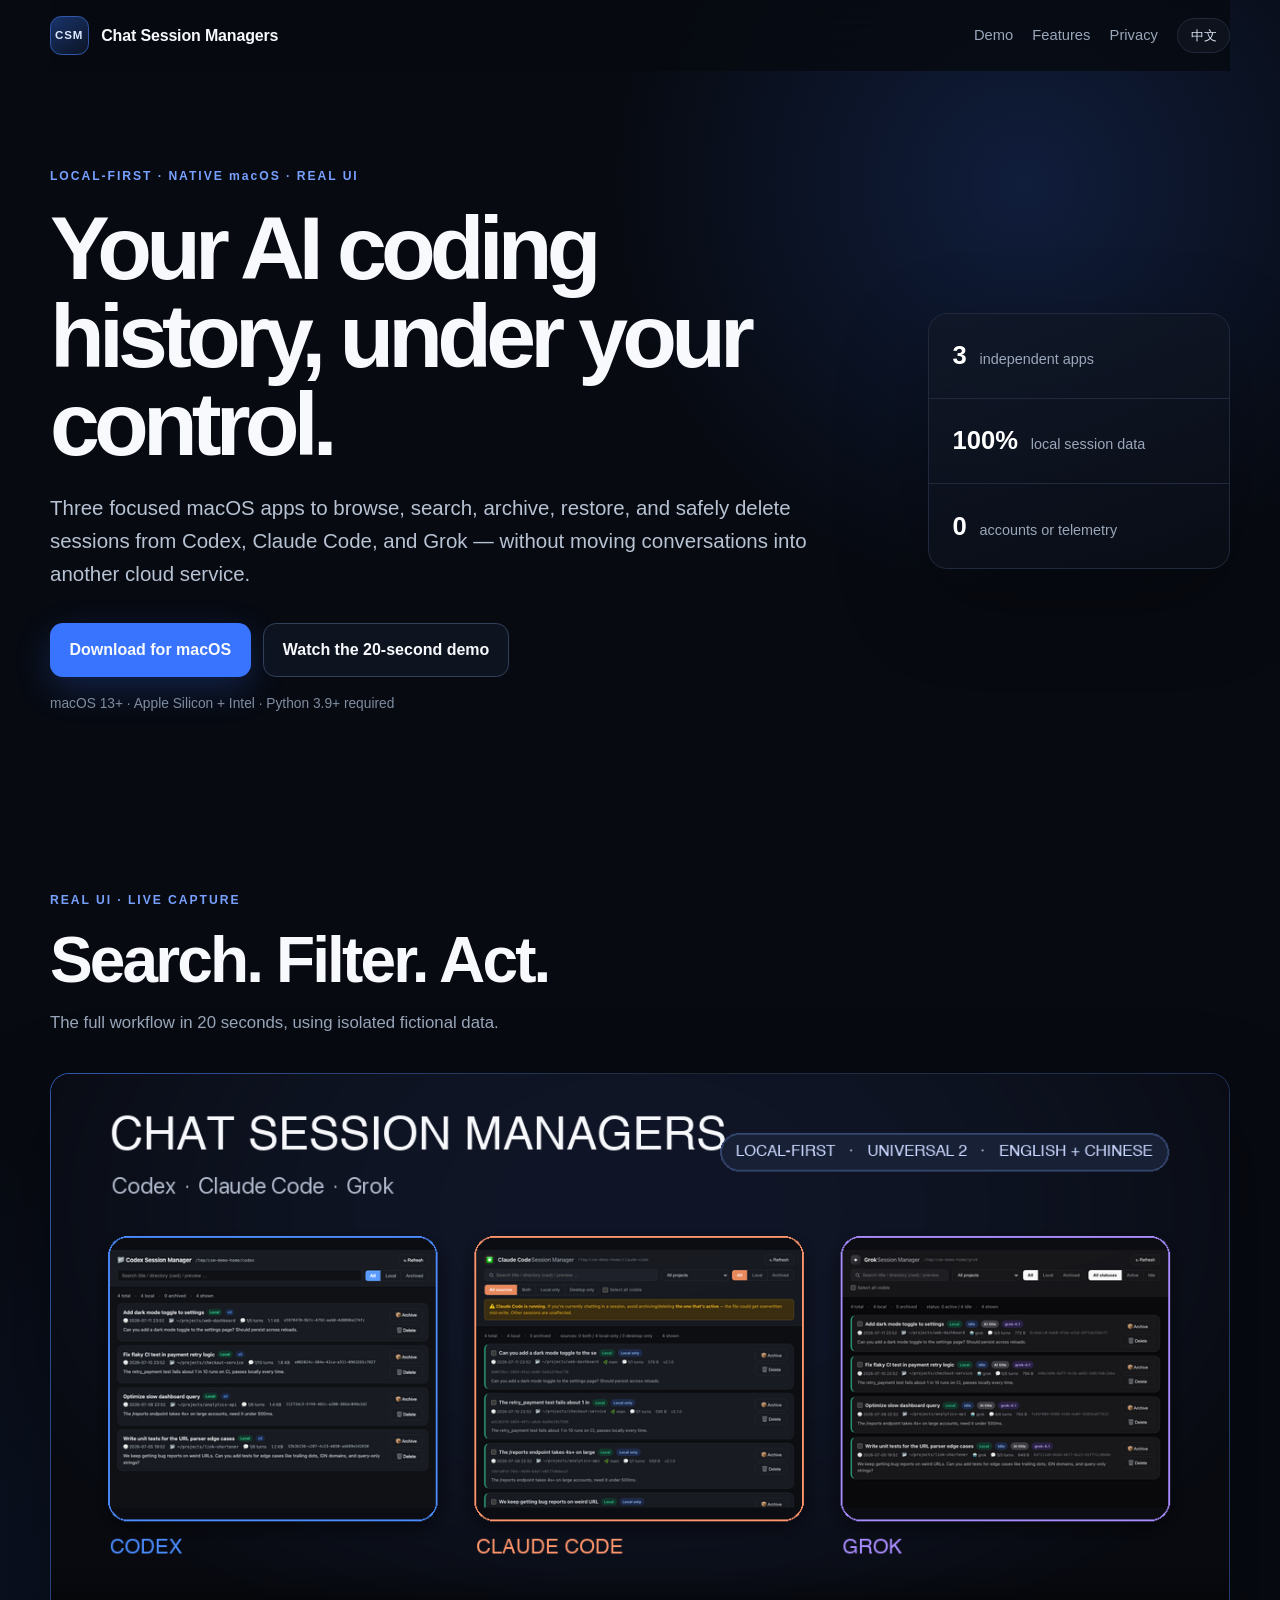
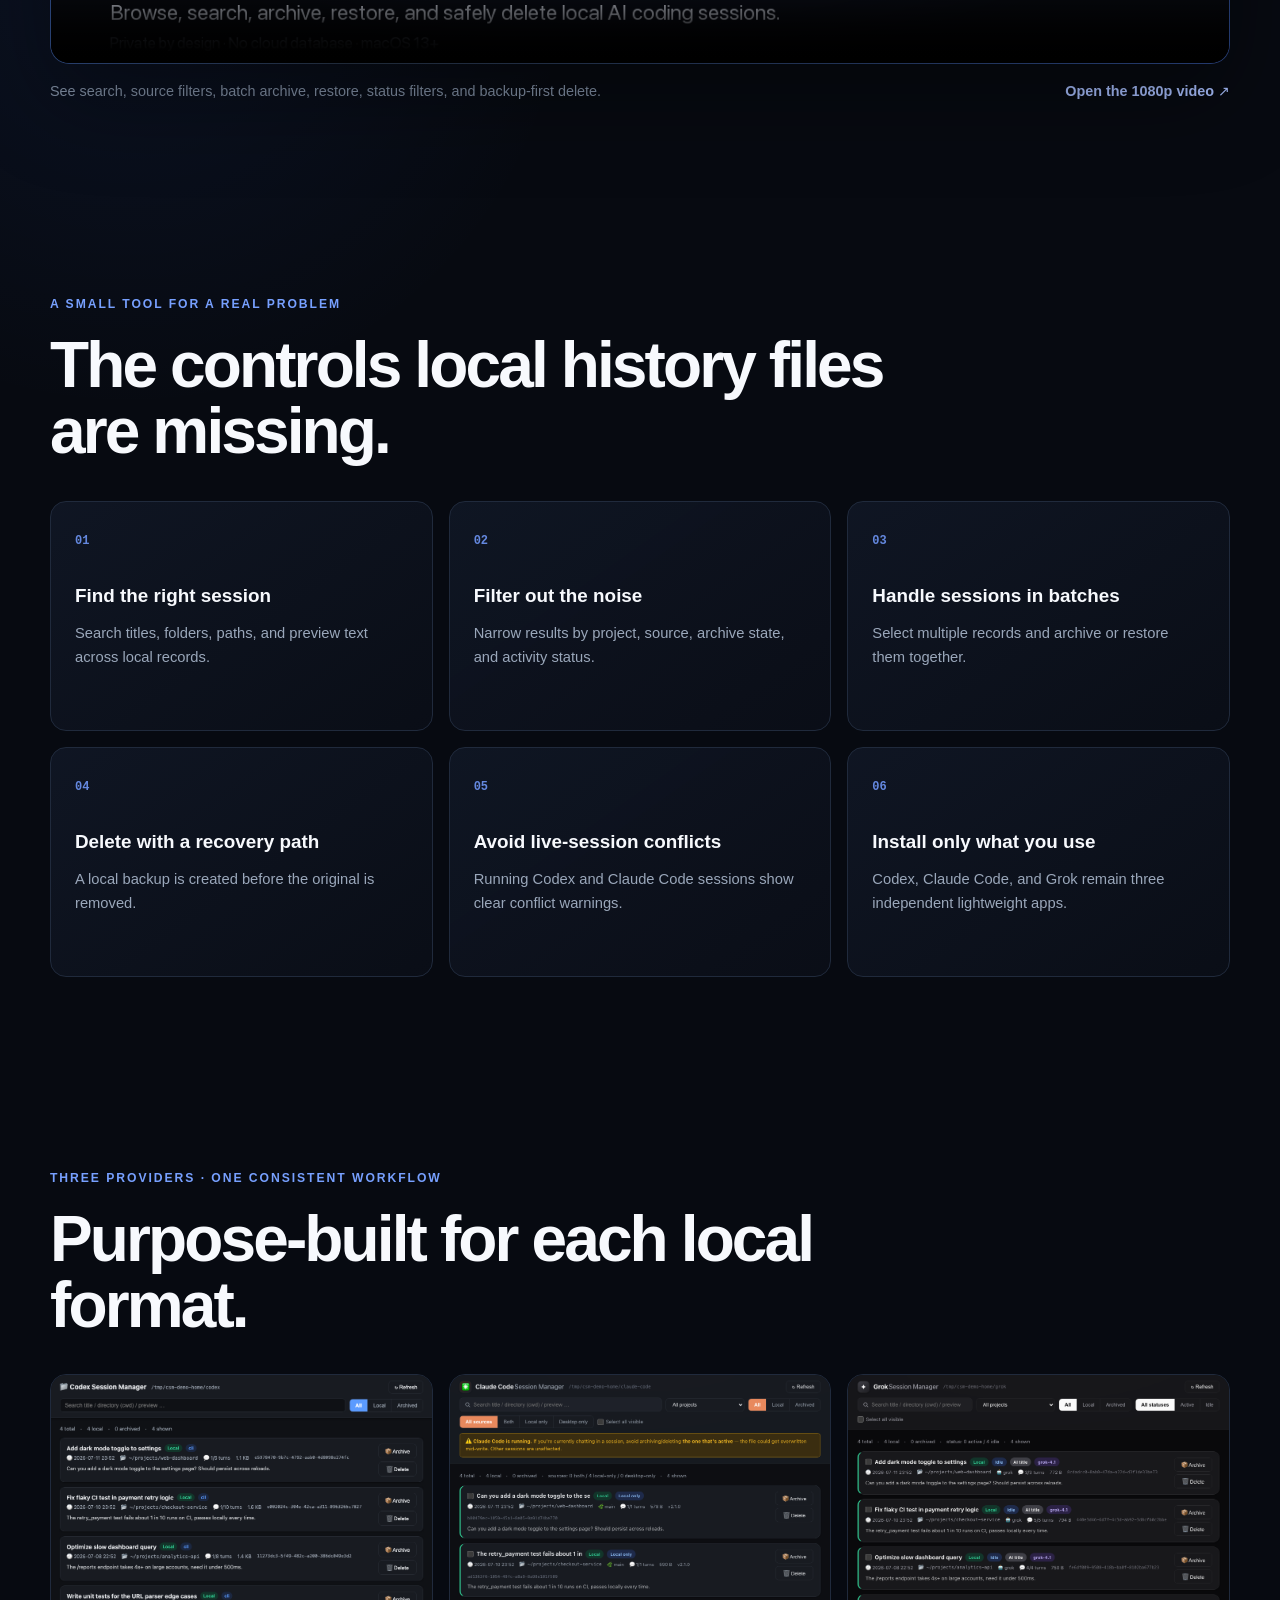
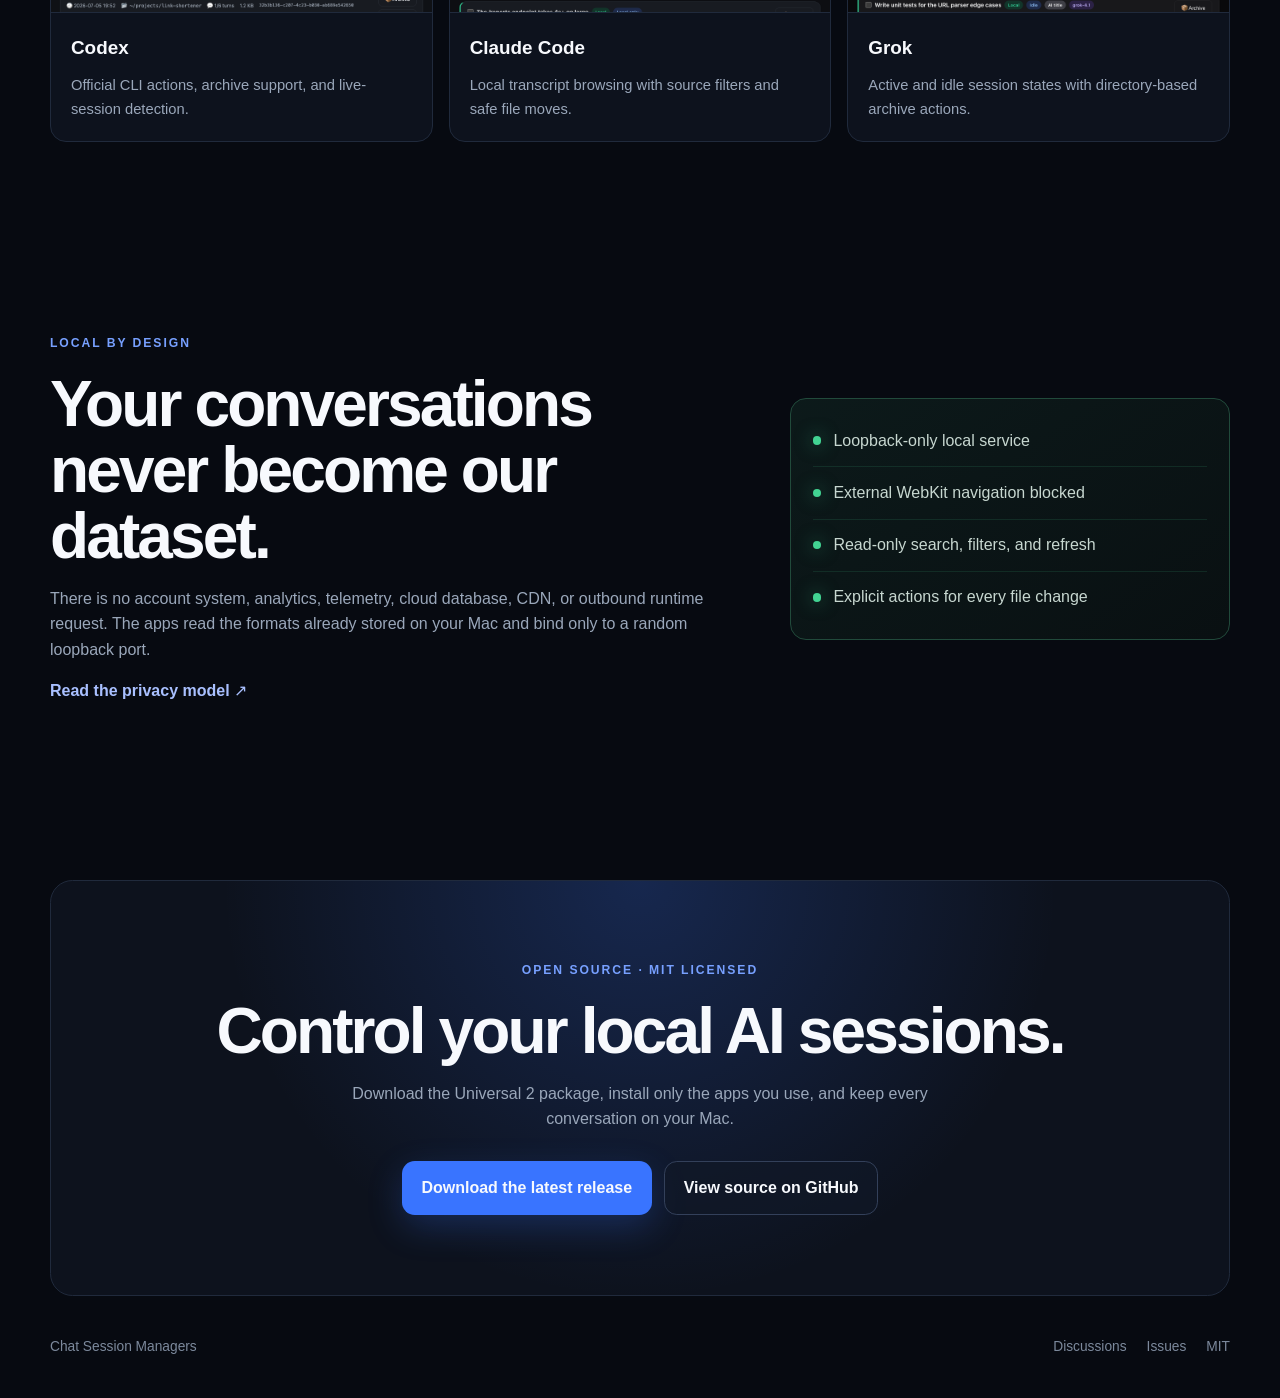
<file: docs/index.html>
<!doctype html>
<html lang="en">
<head>
  <meta charset="utf-8">
  <meta name="viewport" content="width=device-width, initial-scale=1">
  <title>Chat Session Managers — Local history for Codex, Claude Code &amp; Grok</title>
  <meta name="description" content="Search, filter, archive, restore, and safely delete local Codex, Claude Code, and Grok sessions on macOS.">
  <meta name="theme-color" content="#070a11">
  <link rel="canonical" href="https://czxxxczx73-cell.github.io/chat-session-managers/">
  <meta property="og:type" content="website">
  <meta property="og:title" content="Chat Session Managers">
  <meta property="og:description" content="Local-first macOS apps for Codex, Claude Code, and Grok session history.">
  <meta property="og:url" content="https://czxxxczx73-cell.github.io/chat-session-managers/">
  <meta property="og:image" content="https://czxxxczx73-cell.github.io/chat-session-managers/social-preview.png">
  <meta name="twitter:card" content="summary_large_image">
  <meta name="twitter:title" content="Chat Session Managers">
  <meta name="twitter:description" content="Search. Filter. Act. Keep your local AI coding history under your control.">
  <meta name="twitter:image" content="https://czxxxczx73-cell.github.io/chat-session-managers/social-preview.png">
  <link rel="stylesheet" href="./site.css">
  <script src="./site.js" defer></script>
</head>
<body>
  <a class="skip-link" href="#main" data-en="Skip to content" data-zh="跳到正文">Skip to content</a>

  <header class="site-header">
    <a class="brand" href="https://github.com/czxxxczx73-cell/chat-session-managers" aria-label="Chat Session Managers on GitHub">
      <span class="brand-mark">CSM</span>
      <span>Chat Session Managers</span>
    </a>
    <nav aria-label="Primary navigation">
      <a href="#demo" data-en="Demo" data-zh="演示">Demo</a>
      <a href="#features" data-en="Features" data-zh="功能">Features</a>
      <a href="#privacy" data-en="Privacy" data-zh="隐私">Privacy</a>
      <button id="language-toggle" class="language-toggle" type="button" aria-label="切换为中文">中文</button>
    </nav>
  </header>

  <main id="main">
    <section class="hero section-shell">
      <div class="hero-copy">
        <p class="eyebrow" data-en="LOCAL-FIRST · NATIVE macOS · REAL UI" data-zh="本地优先 · 原生 macOS · 真实界面">LOCAL-FIRST · NATIVE macOS · REAL UI</p>
        <h1 data-en="Your AI coding history, under your control." data-zh="你的 AI 编程历史，由你掌控。">Your AI coding history, under your control.</h1>
        <p class="hero-lede" data-en="Three focused macOS apps to browse, search, archive, restore, and safely delete sessions from Codex, Claude Code, and Grok — without moving conversations into another cloud service." data-zh="三款专门的 macOS App，用来浏览、搜索、归档、恢复和安全删除 Codex、Claude Code 与 Grok 会话，不把对话转移到另一个云服务。">Three focused macOS apps to browse, search, archive, restore, and safely delete sessions from Codex, Claude Code, and Grok — without moving conversations into another cloud service.</p>
        <div class="hero-actions">
          <a class="button button-primary" href="https://github.com/czxxxczx73-cell/chat-session-managers/releases/latest" data-en="Download for macOS" data-zh="下载 macOS 版本">Download for macOS</a>
          <a class="button button-secondary" href="#demo" data-en="Watch the 20-second demo" data-zh="观看 20 秒演示">Watch the 20-second demo</a>
        </div>
        <p class="requirement" data-en="macOS 13+ · Apple Silicon + Intel · Python 3.9+ required" data-zh="需要 macOS 13+ · 支持 Apple 芯片与 Intel · 需要 Python 3.9+">macOS 13+ · Apple Silicon + Intel · Python 3.9+ required</p>
      </div>
      <div class="hero-proof" aria-label="Project highlights">
        <div><strong>3</strong><span data-en="independent apps" data-zh="款独立 App">independent apps</span></div>
        <div><strong>100%</strong><span data-en="local session data" data-zh="会话数据留在本机">local session data</span></div>
        <div><strong>0</strong><span data-en="accounts or telemetry" data-zh="账户或遥测">accounts or telemetry</span></div>
      </div>
    </section>

    <section id="demo" class="section-shell demo-section">
      <div class="section-heading">
        <p class="eyebrow" data-en="REAL UI · LIVE CAPTURE" data-zh="真实界面 · 实际操作">REAL UI · LIVE CAPTURE</p>
        <h2 data-en="Search. Filter. Act." data-zh="搜索、筛选、执行。">Search. Filter. Act.</h2>
        <p data-en="The full workflow in 20 seconds, using isolated fictional data." data-zh="20 秒看完整流程，全部使用隔离的虚构数据。">The full workflow in 20 seconds, using isolated fictional data.</p>
      </div>
      <div class="video-frame">
        <video controls autoplay muted loop playsinline preload="metadata" poster="./social-preview.png" aria-label="Chat Session Managers live UI demo">
          <source src="https://github.com/czxxxczx73-cell/chat-session-managers/releases/download/v2.0.1/chat-session-managers-demo-v2.mp4" type="video/mp4">
          <span data-en="Your browser cannot play the video." data-zh="你的浏览器无法播放该视频。">Your browser cannot play the video.</span>
        </video>
      </div>
      <div class="demo-links">
        <span data-en="See search, source filters, batch archive, restore, status filters, and backup-first delete." data-zh="展示搜索、来源筛选、批量归档、恢复、状态筛选和先备份后删除。">See search, source filters, batch archive, restore, status filters, and backup-first delete.</span>
        <a href="https://github.com/czxxxczx73-cell/chat-session-managers/releases/download/v2.0.1/chat-session-managers-demo-v2.mp4" data-en="Open the 1080p video ↗" data-zh="打开 1080p 视频 ↗">Open the 1080p video ↗</a>
      </div>
    </section>

    <section id="features" class="section-shell feature-section">
      <div class="section-heading compact">
        <p class="eyebrow" data-en="A SMALL TOOL FOR A REAL PROBLEM" data-zh="小工具，解决真实问题">A SMALL TOOL FOR A REAL PROBLEM</p>
        <h2 data-en="The controls local history files are missing." data-zh="补上本地历史文件缺少的操作界面。">The controls local history files are missing.</h2>
      </div>
      <div class="feature-grid">
        <article><span>01</span><h3 data-en="Find the right session" data-zh="找到需要的会话">Find the right session</h3><p data-en="Search titles, folders, paths, and preview text across local records." data-zh="在本地记录中搜索标题、目录、路径和预览内容。">Search titles, folders, paths, and preview text across local records.</p></article>
        <article><span>02</span><h3 data-en="Filter out the noise" data-zh="筛掉无关内容">Filter out the noise</h3><p data-en="Narrow results by project, source, archive state, and activity status." data-zh="按工程、来源、归档状态和活动状态缩小范围。">Narrow results by project, source, archive state, and activity status.</p></article>
        <article><span>03</span><h3 data-en="Handle sessions in batches" data-zh="批量处理会话">Handle sessions in batches</h3><p data-en="Select multiple records and archive or restore them together." data-zh="多选记录并统一归档或恢复。">Select multiple records and archive or restore them together.</p></article>
        <article><span>04</span><h3 data-en="Delete with a recovery path" data-zh="删除也保留恢复路径">Delete with a recovery path</h3><p data-en="A local backup is created before the original is removed." data-zh="删除原始记录前，先创建本地备份。">A local backup is created before the original is removed.</p></article>
        <article><span>05</span><h3 data-en="Avoid live-session conflicts" data-zh="避免运行中会话冲突">Avoid live-session conflicts</h3><p data-en="Running Codex and Claude Code sessions show clear conflict warnings." data-zh="正在运行的 Codex 与 Claude Code 会话会显示明确的冲突提示。">Running Codex and Claude Code sessions show clear conflict warnings.</p></article>
        <article><span>06</span><h3 data-en="Install only what you use" data-zh="只安装你需要的">Install only what you use</h3><p data-en="Codex, Claude Code, and Grok remain three independent lightweight apps." data-zh="Codex、Claude Code 和 Grok 保持为三款独立轻量 App。">Codex, Claude Code, and Grok remain three independent lightweight apps.</p></article>
      </div>
    </section>

    <section class="section-shell provider-section">
      <div class="section-heading compact">
        <p class="eyebrow" data-en="THREE PROVIDERS · ONE CONSISTENT WORKFLOW" data-zh="三种工具 · 一套一致流程">THREE PROVIDERS · ONE CONSISTENT WORKFLOW</p>
        <h2 data-en="Purpose-built for each local format." data-zh="针对每种本地格式分别适配。">Purpose-built for each local format.</h2>
      </div>
      <div class="provider-grid">
        <article><img src="./screenshots/en/codex.png" data-en-src="./screenshots/en/codex.png" data-zh-src="./screenshots/zh/codex.png" data-en-alt="Codex Session Manager" data-zh-alt="Codex 对话管理器" alt="Codex Session Manager" loading="lazy"><div><h3>Codex</h3><p data-en="Official CLI actions, archive support, and live-session detection." data-zh="通过官方 CLI 执行操作，支持归档和运行中会话检测。">Official CLI actions, archive support, and live-session detection.</p></div></article>
        <article><img src="./screenshots/en/claude-code.png" data-en-src="./screenshots/en/claude-code.png" data-zh-src="./screenshots/zh/claude-code.png" data-en-alt="Claude Code Session Manager" data-zh-alt="Claude Code 对话管理器" alt="Claude Code Session Manager" loading="lazy"><div><h3>Claude Code</h3><p data-en="Local transcript browsing with source filters and safe file moves." data-zh="浏览本地 transcript，支持来源筛选和安全文件移动。">Local transcript browsing with source filters and safe file moves.</p></div></article>
        <article><img src="./screenshots/en/grok.png" data-en-src="./screenshots/en/grok.png" data-zh-src="./screenshots/zh/grok.png" data-en-alt="Grok Session Manager" data-zh-alt="Grok 对话管理器" alt="Grok Session Manager" loading="lazy"><div><h3>Grok</h3><p data-en="Active and idle session states with directory-based archive actions." data-zh="区分活跃与空闲会话，并通过目录操作完成归档。">Active and idle session states with directory-based archive actions.</p></div></article>
      </div>
    </section>

    <section id="privacy" class="section-shell privacy-section">
      <div>
        <p class="eyebrow" data-en="LOCAL BY DESIGN" data-zh="从设计上坚持本地">LOCAL BY DESIGN</p>
        <h2 data-en="Your conversations never become our dataset." data-zh="你的对话不会变成我们的数据集。">Your conversations never become our dataset.</h2>
        <p data-en="There is no account system, analytics, telemetry, cloud database, CDN, or outbound runtime request. The apps read the formats already stored on your Mac and bind only to a random loopback port." data-zh="没有账户系统、分析、遥测、云端数据库、CDN 或外部运行时请求。App 直接读取 Mac 已保存的格式，并且只监听随机本机回环端口。">There is no account system, analytics, telemetry, cloud database, CDN, or outbound runtime request. The apps read the formats already stored on your Mac and bind only to a random loopback port.</p>
        <a class="text-link" href="https://github.com/czxxxczx73-cell/chat-session-managers/blob/main/PRIVACY.md" data-en="Read the privacy model ↗" data-zh="查看隐私模型 ↗">Read the privacy model ↗</a>
      </div>
      <div class="privacy-card" aria-label="Privacy guarantees">
        <p><span class="status-dot"></span><span data-en="Loopback-only local service" data-zh="仅限本机回环服务">Loopback-only local service</span></p>
        <p><span class="status-dot"></span><span data-en="External WebKit navigation blocked" data-zh="阻止 WebKit 外部跳转">External WebKit navigation blocked</span></p>
        <p><span class="status-dot"></span><span data-en="Read-only search, filters, and refresh" data-zh="搜索、筛选和刷新均为只读">Read-only search, filters, and refresh</span></p>
        <p><span class="status-dot"></span><span data-en="Explicit actions for every file change" data-zh="每次文件修改都需要显式操作">Explicit actions for every file change</span></p>
      </div>
    </section>

    <section class="section-shell final-cta">
      <p class="eyebrow" data-en="OPEN SOURCE · MIT LICENSED" data-zh="开源 · MIT 许可证">OPEN SOURCE · MIT LICENSED</p>
      <h2 data-en="Control your local AI sessions." data-zh="管理你的本地 AI 会话。">Control your local AI sessions.</h2>
      <p data-en="Download the Universal 2 package, install only the apps you use, and keep every conversation on your Mac." data-zh="下载 Universal 2 安装包，只安装你使用的 App，并让全部对话留在 Mac 上。">Download the Universal 2 package, install only the apps you use, and keep every conversation on your Mac.</p>
      <div class="hero-actions centered">
        <a class="button button-primary" href="https://github.com/czxxxczx73-cell/chat-session-managers/releases/latest" data-en="Download the latest release" data-zh="下载最新版本">Download the latest release</a>
        <a class="button button-secondary" href="https://github.com/czxxxczx73-cell/chat-session-managers" data-en="View source on GitHub" data-zh="在 GitHub 查看源码">View source on GitHub</a>
      </div>
    </section>
  </main>

  <footer class="site-footer section-shell">
    <span>Chat Session Managers</span>
    <div><a href="https://github.com/czxxxczx73-cell/chat-session-managers/discussions" data-en="Discussions" data-zh="讨论区">Discussions</a><a href="https://github.com/czxxxczx73-cell/chat-session-managers/issues" data-en="Issues" data-zh="问题">Issues</a><a href="https://github.com/czxxxczx73-cell/chat-session-managers/blob/main/LICENSE">MIT</a></div>
  </footer>
</body>
</html>
</file>
<file: docs/site.css>
:root {
  color-scheme: dark;
  --bg: #070a11;
  --surface: #0d121d;
  --surface-2: #111827;
  --line: #202a3c;
  --text: #f7f9fd;
  --muted: #9aa7ba;
  --blue: #3974ff;
  --blue-2: #77a0ff;
  --green: #42d392;
  --max: 1180px;
  font-family: Inter, ui-sans-serif, -apple-system, BlinkMacSystemFont, "Segoe UI", sans-serif;
  font-synthesis: none;
}

* { box-sizing: border-box; }
html { scroll-behavior: smooth; }
body {
  margin: 0;
  background:
    radial-gradient(circle at 80% 4%, rgba(57, 116, 255, .18), transparent 26rem),
    radial-gradient(circle at 10% 34%, rgba(57, 116, 255, .08), transparent 28rem),
    var(--bg);
  color: var(--text);
  line-height: 1.6;
}

a { color: inherit; text-decoration: none; }
button, a { -webkit-tap-highlight-color: transparent; }
a:focus-visible, button:focus-visible, video:focus-visible { outline: 3px solid var(--blue-2); outline-offset: 4px; }
.skip-link { position: fixed; top: -5rem; left: 1rem; z-index: 10; padding: .75rem 1rem; border-radius: .6rem; background: #fff; color: #000; }
.skip-link:focus { top: 1rem; }

.site-header {
  position: sticky;
  top: 0;
  z-index: 5;
  display: flex;
  align-items: center;
  justify-content: space-between;
  width: min(calc(100% - 2rem), var(--max));
  margin: 0 auto;
  padding: 1rem 0;
  background: rgba(7, 10, 17, .82);
  backdrop-filter: blur(18px);
}
.brand { display: flex; align-items: center; gap: .75rem; font-weight: 760; letter-spacing: -.01em; }
.brand-mark { display: grid; place-items: center; width: 2.45rem; height: 2.45rem; border: 1px solid #3158ad; border-radius: .7rem; background: linear-gradient(145deg, #18336a, #0c1425); color: #dfe8ff; font-size: .72rem; letter-spacing: .08em; }
nav { display: flex; align-items: center; gap: 1.2rem; color: var(--muted); font-size: .92rem; }
nav a:hover { color: #fff; }
.language-toggle { border: 1px solid var(--line); border-radius: 999px; padding: .48rem .78rem; background: var(--surface); color: #dce5f6; cursor: pointer; }

.section-shell { width: min(calc(100% - 2rem), var(--max)); margin: 0 auto; }
.hero { min-height: 78vh; display: grid; grid-template-columns: minmax(0, 1.45fr) minmax(260px, .55fr); gap: 5rem; align-items: center; padding: 6rem 0 5rem; }
.eyebrow { margin: 0 0 1.15rem; color: var(--blue-2); font-size: .76rem; font-weight: 800; letter-spacing: .16em; }
h1, h2, h3, p { margin-top: 0; }
h1 { max-width: 920px; margin-bottom: 1.5rem; font-size: clamp(3.1rem, 7vw, 6.7rem); line-height: .98; letter-spacing: -.065em; }
.hero-lede { max-width: 760px; margin-bottom: 2rem; color: #b7c2d3; font-size: clamp(1.05rem, 2vw, 1.28rem); }
.hero-actions { display: flex; flex-wrap: wrap; gap: .8rem; align-items: center; }
.button { display: inline-flex; min-height: 3.25rem; align-items: center; justify-content: center; border: 1px solid transparent; border-radius: .8rem; padding: .82rem 1.15rem; font-weight: 760; transition: transform .18s ease, border-color .18s ease, background .18s ease; }
.button:hover { transform: translateY(-2px); }
.button-primary { background: var(--blue); box-shadow: 0 12px 35px rgba(57, 116, 255, .23); }
.button-primary:hover { background: #4b81ff; }
.button-secondary { border-color: #33405a; background: rgba(17, 24, 39, .68); }
.button-secondary:hover { border-color: #5872a7; }
.requirement { margin: 1rem 0 0; color: #7f8ca0; font-size: .86rem; }
.hero-proof { display: grid; border: 1px solid var(--line); border-radius: 1.2rem; overflow: hidden; background: linear-gradient(160deg, rgba(17, 24, 39, .8), rgba(9, 13, 22, .88)); box-shadow: 0 30px 90px rgba(0, 0, 0, .28); }
.hero-proof div { display: flex; align-items: baseline; gap: .8rem; padding: 1.35rem 1.5rem; border-bottom: 1px solid var(--line); }
.hero-proof div:last-child { border-bottom: 0; }
.hero-proof strong { color: #fff; font-size: 1.6rem; }
.hero-proof span { color: var(--muted); font-size: .9rem; }

.demo-section, .feature-section, .provider-section, .privacy-section { padding: 6rem 0; }
.section-heading { max-width: 760px; margin-bottom: 2.25rem; }
.section-heading.compact { max-width: 860px; }
h2 { margin-bottom: 1rem; font-size: clamp(2.25rem, 5vw, 4.35rem); line-height: 1.03; letter-spacing: -.045em; }
.section-heading > p:last-child { color: var(--muted); font-size: 1.05rem; }
.video-frame { position: relative; padding: 1px; border-radius: 1.2rem; background: linear-gradient(120deg, #3158ad, #1f2937 42%, #23396d); box-shadow: 0 34px 90px rgba(0, 0, 0, .38); overflow: hidden; }
.video-frame::before { content: ""; position: absolute; inset: -20% 18%; z-index: -1; background: rgba(57, 116, 255, .18); filter: blur(70px); }
video { display: block; width: 100%; border-radius: calc(1.2rem - 1px); background: #05070c; }
.demo-links { display: flex; justify-content: space-between; gap: 1.25rem; margin-top: 1rem; color: #8290a5; font-size: .9rem; }
.demo-links a, .text-link { color: #a9c0ff; font-weight: 700; }

.feature-grid { display: grid; grid-template-columns: repeat(3, 1fr); gap: 1rem; }
.feature-grid article { min-height: 230px; padding: 1.5rem; border: 1px solid var(--line); border-radius: 1rem; background: linear-gradient(145deg, rgba(17, 24, 39, .82), rgba(10, 14, 23, .9)); }
.feature-grid article > span { display: inline-block; margin-bottom: 2.1rem; color: #6488df; font: 700 .75rem ui-monospace, SFMono-Regular, Menlo, monospace; }
h3 { margin-bottom: .65rem; font-size: 1.18rem; }
.feature-grid p, .provider-grid p { margin-bottom: 0; color: var(--muted); font-size: .92rem; }

.provider-grid { display: grid; grid-template-columns: repeat(3, 1fr); gap: 1rem; }
.provider-grid article { overflow: hidden; border: 1px solid var(--line); border-radius: 1rem; background: var(--surface); }
.provider-grid img { display: block; width: 100%; aspect-ratio: 16 / 10; object-fit: cover; object-position: top; border-bottom: 1px solid var(--line); }
.provider-grid article > div { padding: 1.25rem; }

.privacy-section { display: grid; grid-template-columns: 1.2fr .8fr; gap: 5rem; align-items: center; }
.privacy-section > div:first-child > p:not(.eyebrow) { max-width: 720px; color: var(--muted); }
.privacy-card { padding: 1rem 1.35rem; border: 1px solid #214a3b; border-radius: 1rem; background: linear-gradient(145deg, rgba(23, 59, 46, .32), rgba(10, 18, 18, .72)); }
.privacy-card p { display: flex; align-items: center; gap: .75rem; margin: 0; padding: .8rem 0; border-bottom: 1px solid rgba(66, 211, 146, .12); color: #c7d7d0; }
.privacy-card p:last-child { border-bottom: 0; }
.status-dot { width: .55rem; height: .55rem; border-radius: 50%; background: var(--green); box-shadow: 0 0 18px rgba(66, 211, 146, .55); }

.final-cta { margin-top: 5rem; padding: 5rem 2rem; border: 1px solid var(--line); border-radius: 1.4rem; background: radial-gradient(circle at 50% 0, rgba(57, 116, 255, .22), transparent 58%), var(--surface); text-align: center; }
.final-cta h2 { max-width: 850px; margin-right: auto; margin-left: auto; }
.final-cta > p:not(.eyebrow) { max-width: 650px; margin: 0 auto 1.8rem; color: var(--muted); }
.centered { justify-content: center; }
.site-footer { display: flex; justify-content: space-between; align-items: center; padding: 2.5rem 0; color: #7c899c; font-size: .86rem; }
.site-footer div { display: flex; gap: 1.25rem; }
.site-footer a:hover { color: #fff; }

@media (max-width: 900px) {
  .hero { min-height: auto; grid-template-columns: 1fr; gap: 2.5rem; padding-top: 4rem; }
  .hero-proof { grid-template-columns: repeat(3, 1fr); }
  .hero-proof div { display: block; border-right: 1px solid var(--line); border-bottom: 0; }
  .hero-proof div:last-child { border-right: 0; }
  .hero-proof span { display: block; margin-top: .25rem; }
  .feature-grid, .provider-grid { grid-template-columns: repeat(2, 1fr); }
  .privacy-section { grid-template-columns: 1fr; gap: 2.5rem; }
}

@media (max-width: 640px) {
  .site-header { align-items: flex-start; }
  .brand > span:last-child { display: none; }
  nav { gap: .75rem; }
  nav a:nth-of-type(2), nav a:nth-of-type(3) { display: none; }
  h1 { font-size: clamp(3rem, 16vw, 4.7rem); }
  .hero { padding-top: 3rem; }
  .hero-proof, .feature-grid, .provider-grid { grid-template-columns: 1fr; }
  .hero-proof div { border-right: 0; border-bottom: 1px solid var(--line); }
  .demo-links, .site-footer { align-items: flex-start; flex-direction: column; }
  .button { width: 100%; }
  .final-cta { padding: 3.5rem 1.1rem; }
}

@media (prefers-reduced-motion: reduce) {
  html { scroll-behavior: auto; }
  .button { transition: none; }
}
</file>
